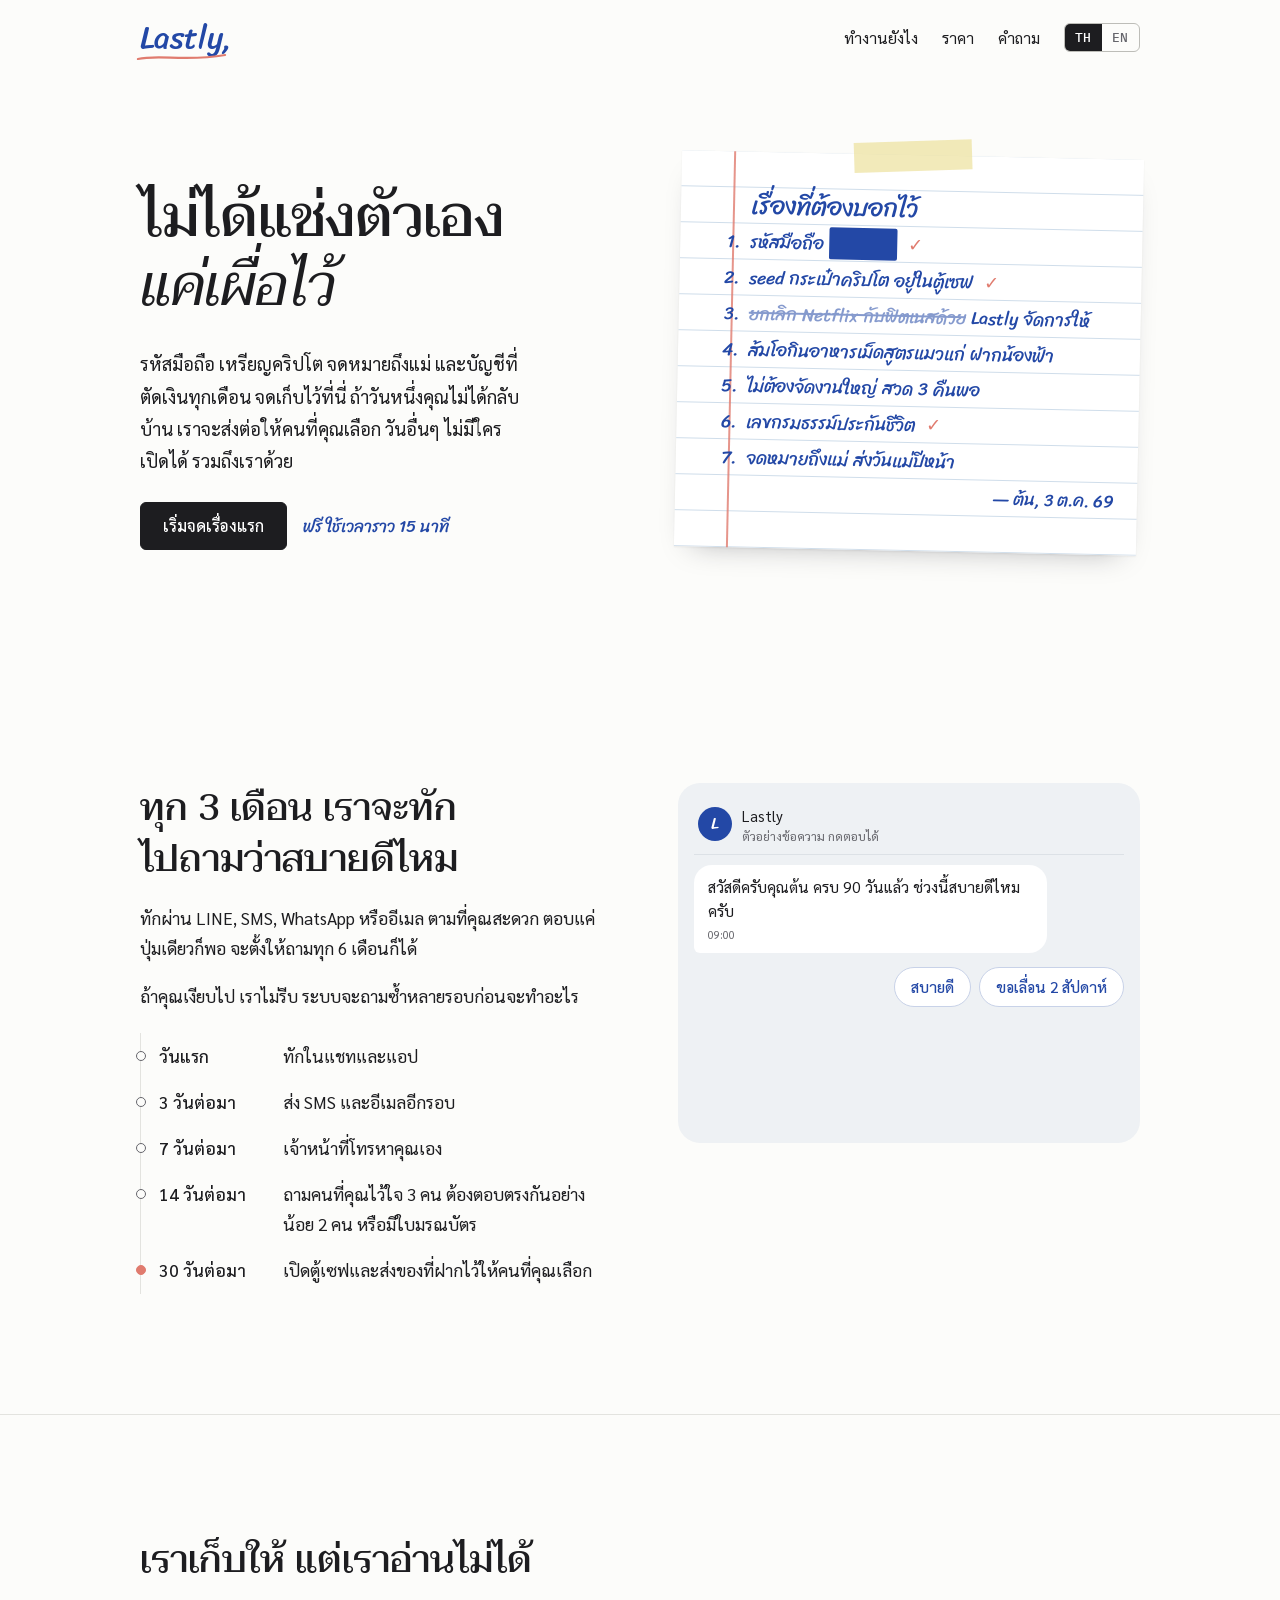
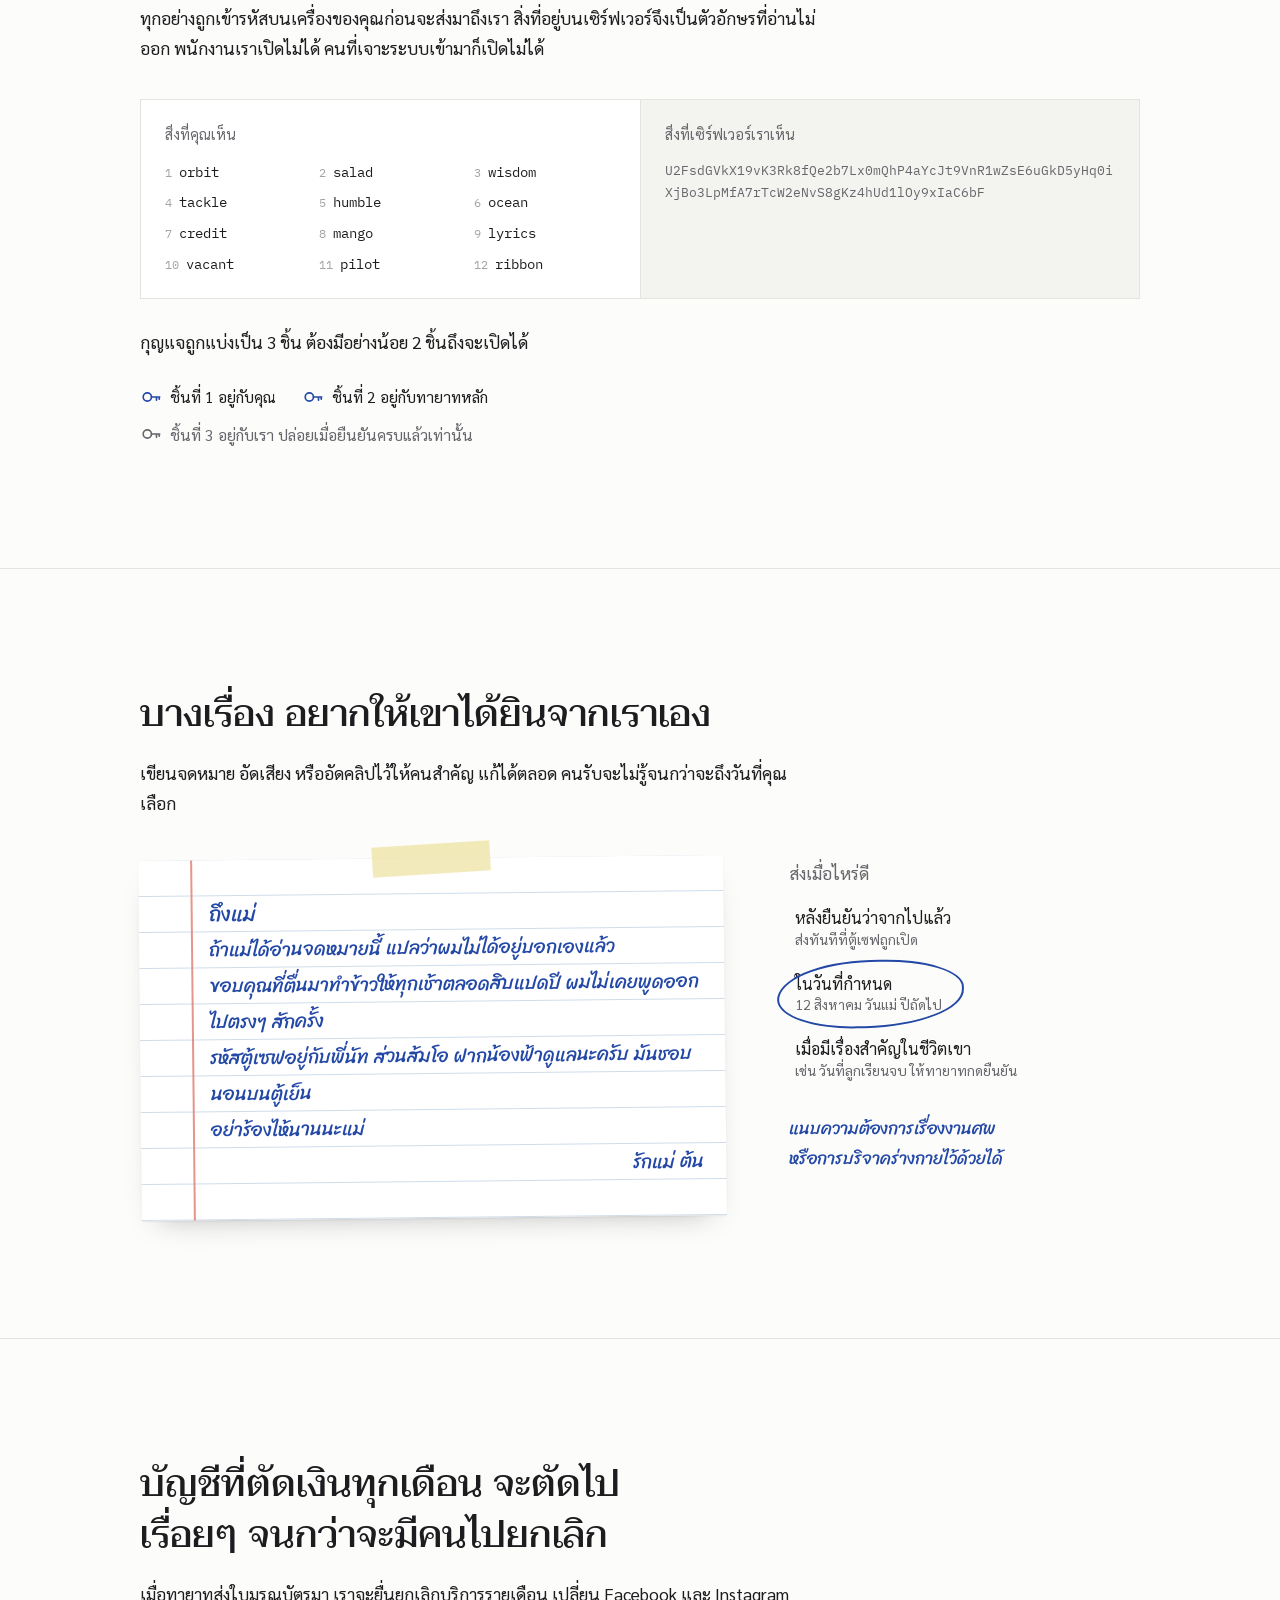
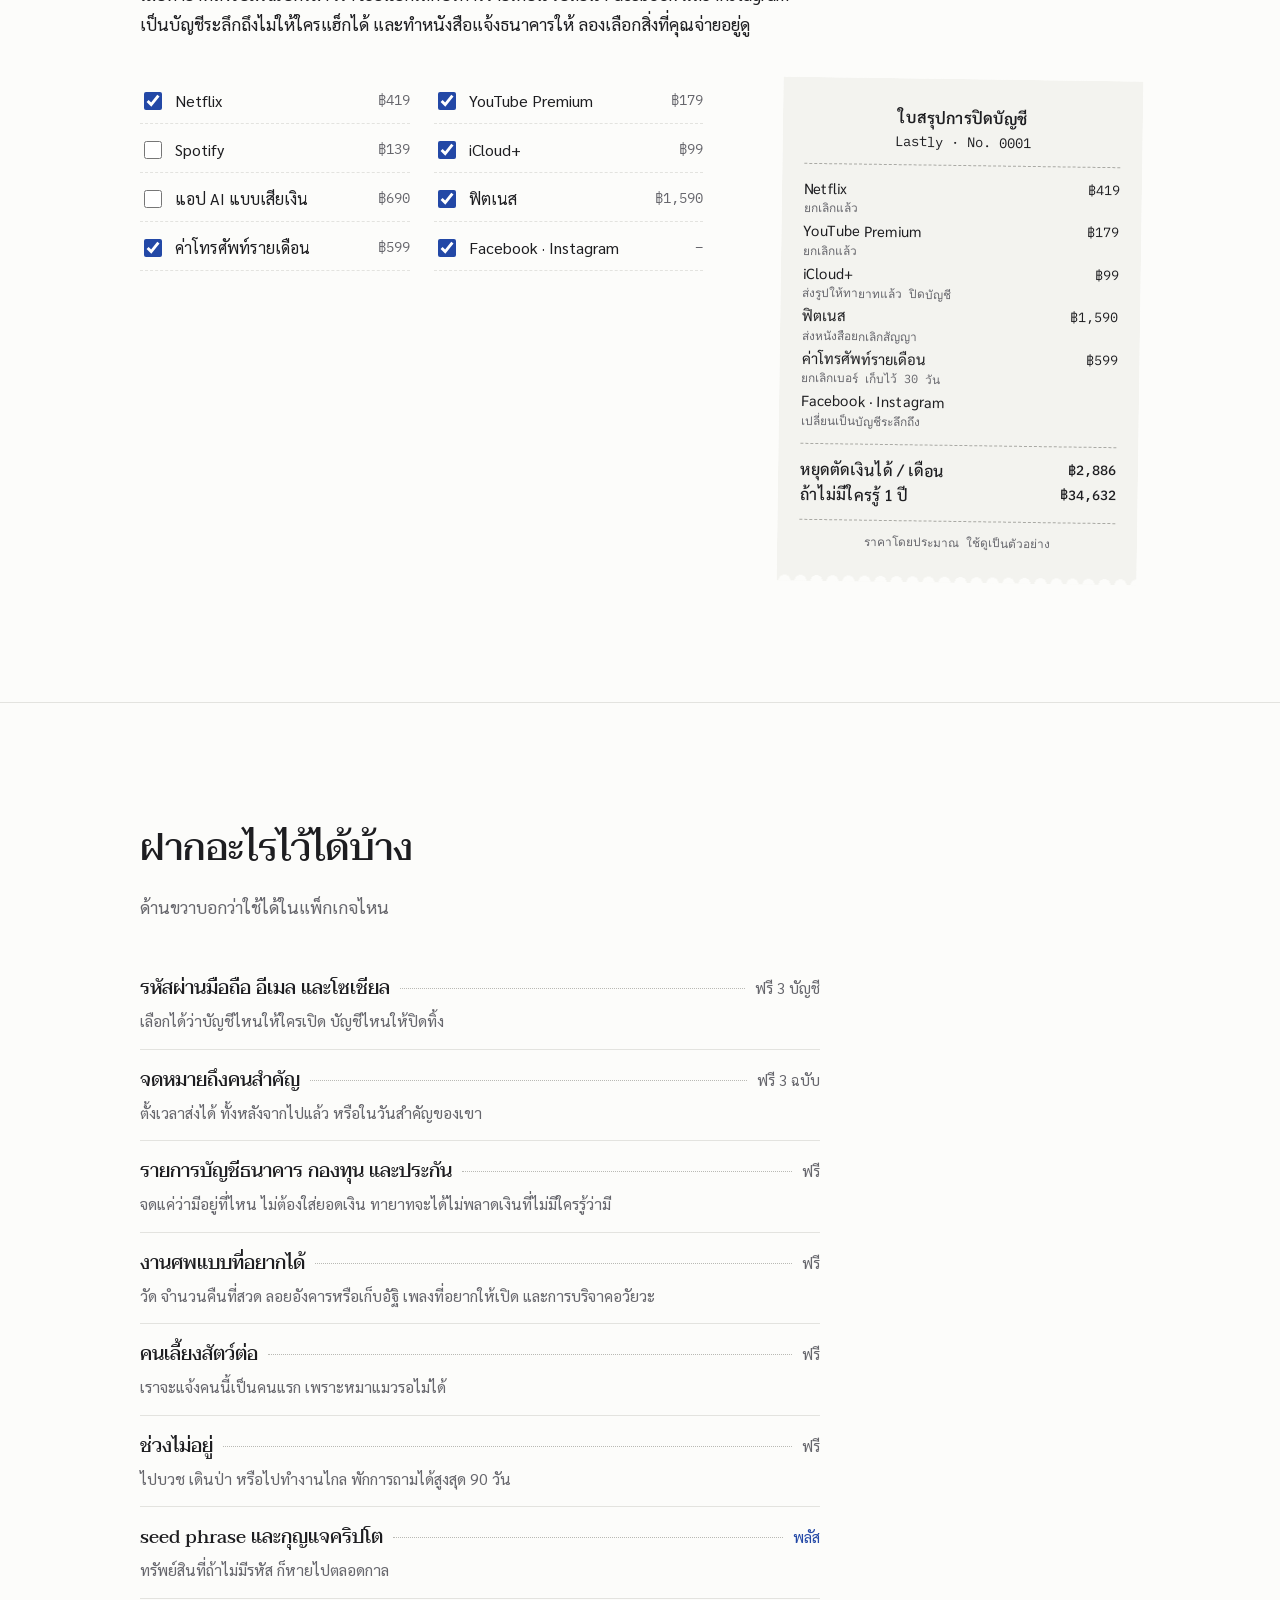
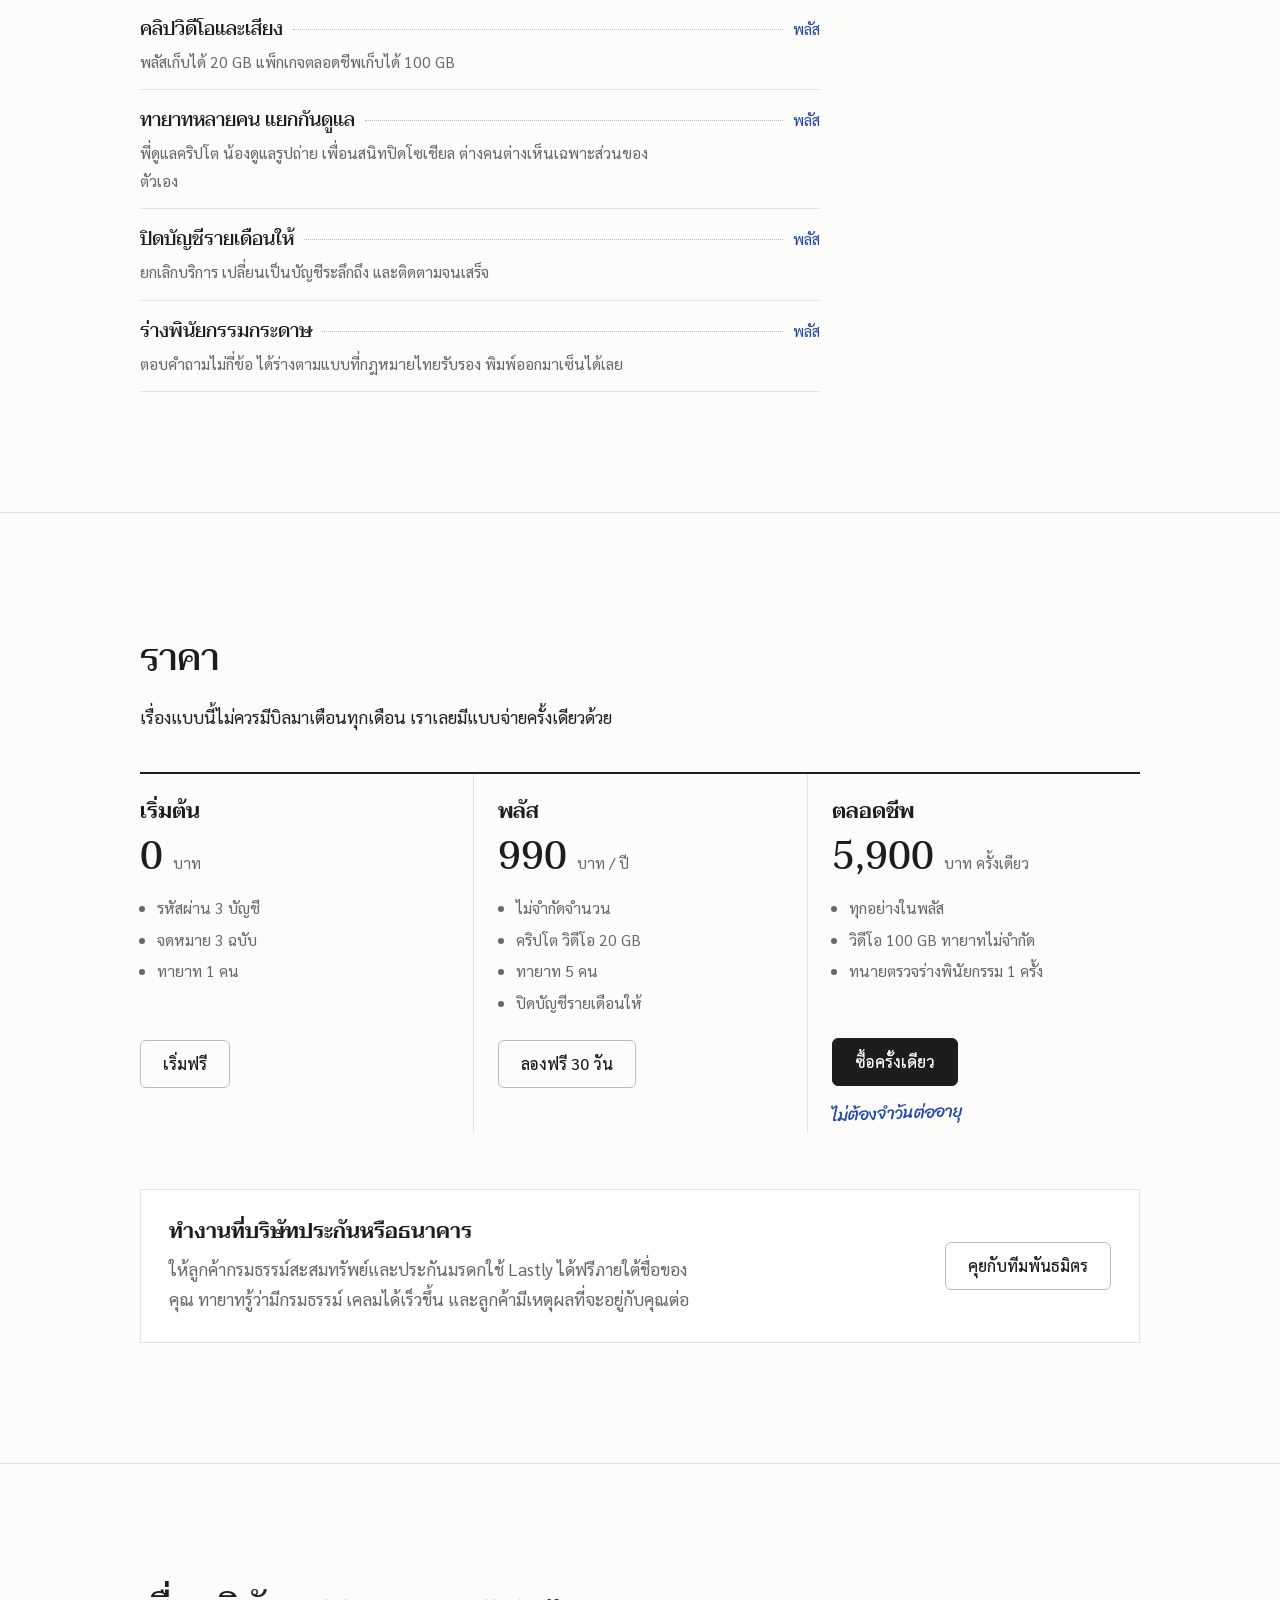
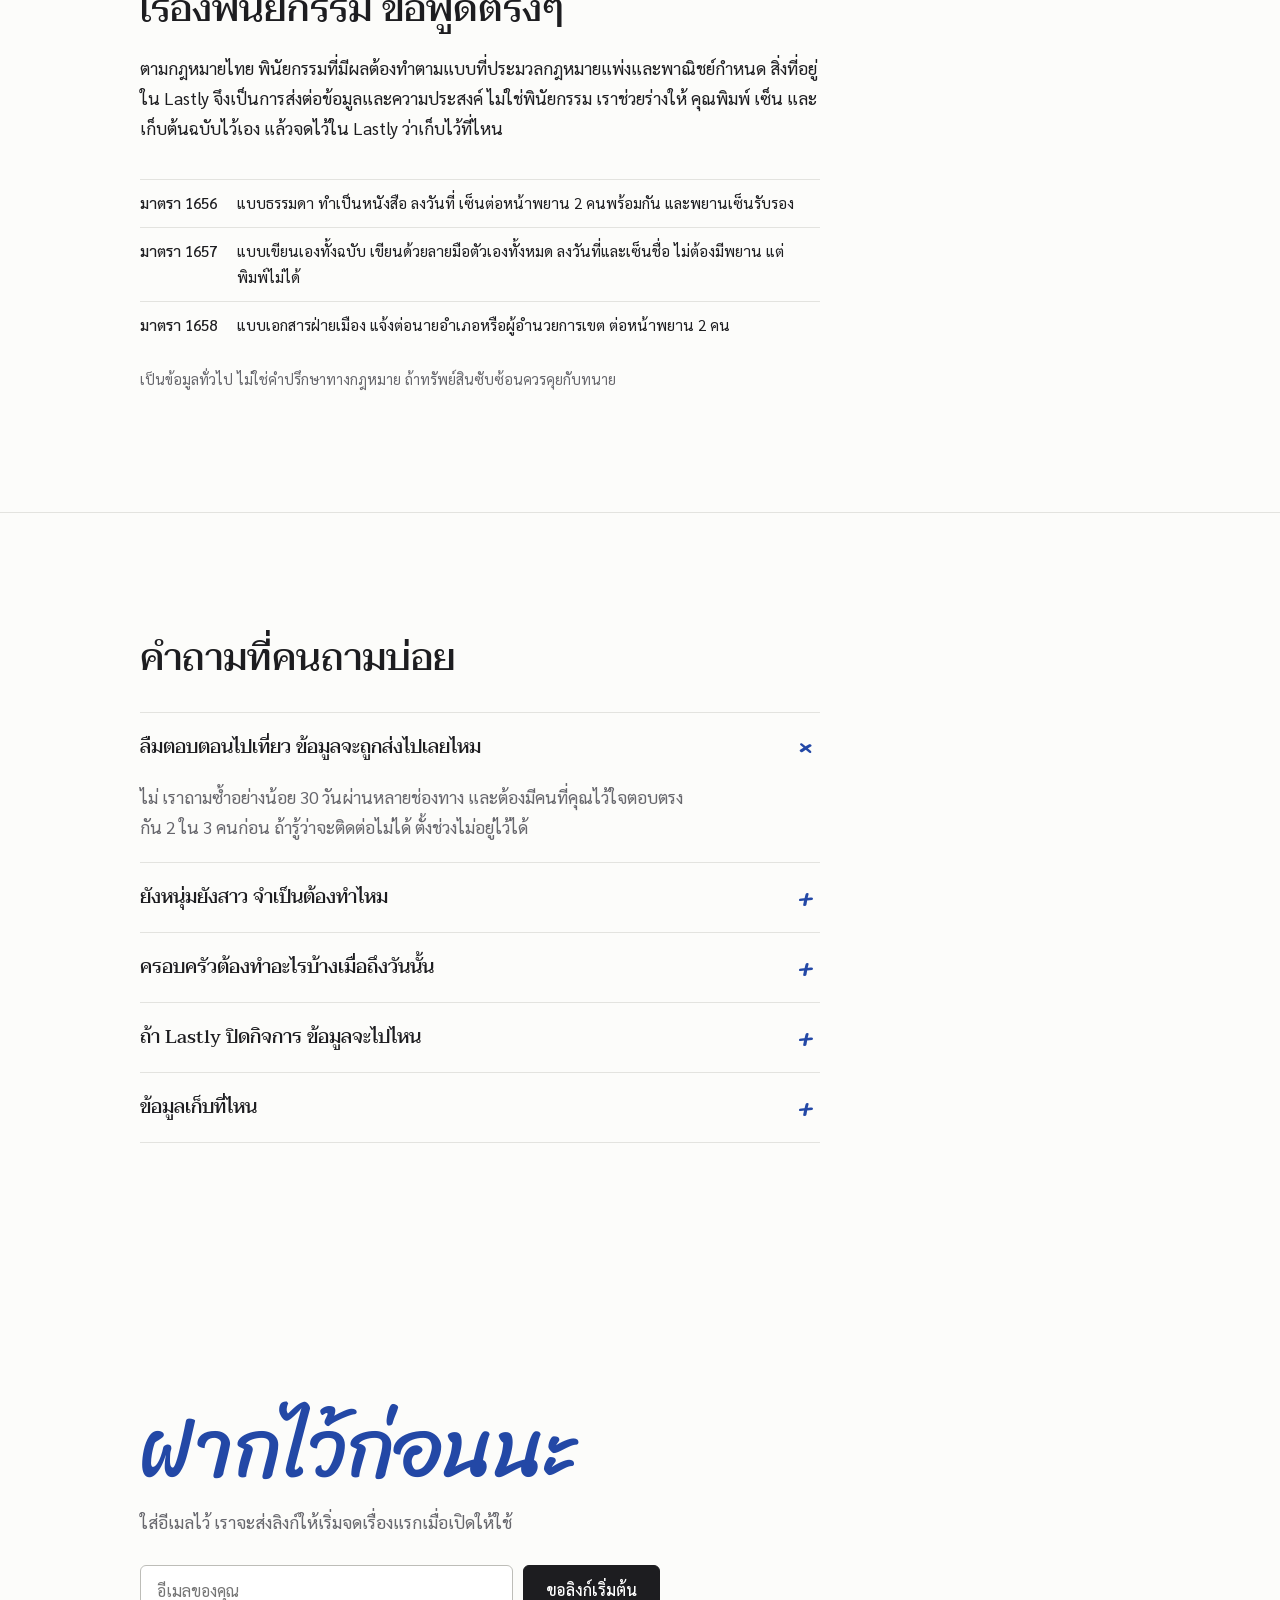
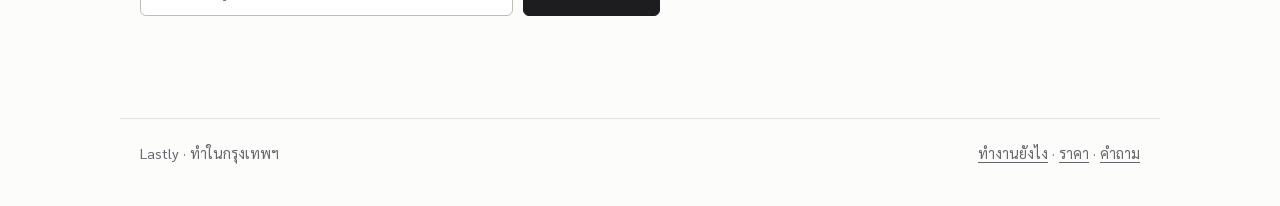
<file: lastly/index.html>
<!doctype html>
<html lang="th" data-lang="th">
<head>
<meta charset="utf-8">
<meta name="viewport" content="width=device-width, initial-scale=1, viewport-fit=cover">
<title>Lastly</title>
<meta name="description" content="Lastly keeps your passwords, crypto keys, letters and final wishes, and hands them to the people you choose if one day you don't come home.">
<link rel="preconnect" href="https://fonts.googleapis.com">
<link rel="preconnect" href="https://fonts.gstatic.com" crossorigin>
<link rel="stylesheet" href="https://fonts.googleapis.com/css2?family=IBM+Plex+Mono:wght@400;500&family=Sarabun:ital,wght@0,300;0,400;0,500;0,600;1,400&family=Sriracha&family=Taviraj:ital,wght@0,400;0,500;0,600;1,400&display=swap">
<style>
/* Layout: a personal notebook, not a product page. Ruled school-notebook paper with a red margin,
   ballpoint-blue handwriting for the human voice, typeset text for the facts. One reading column
   (~680px) that breaks out wider only for the note, the letter and the receipt. Light only, by choice.
   Bilingual: every string exists as .th and .en; the root's data-lang shows one. */
:root {
  --paper: #FCFCFA;
  --sheet: #FFFFFF;
  --ink: #1D1D20;
  --graphite: #66666C;
  --rule: #CFDDEA;
  --margin: #E07B6E;
  --pen: #2348A6;
  --hairline: #E3E3DF;
  --receipt: #F3F3EF;
  --chat: #EEF1F4;
  --tape: rgba(238, 226, 160, .72);
  --error: #B23A2B;

  --f-display: "Taviraj", "Noto Serif Thai", Georgia, serif;
  --f-body: "Sarabun", "Noto Sans Thai", system-ui, sans-serif;
  --f-hand: "Sriracha", "Sarabun", cursive;
  --f-mono: "IBM Plex Mono", ui-monospace, Menlo, monospace;

  --line: 2.25rem;
  color-scheme: light;
}
:root[data-lang="en"] .th, :root:not([data-lang="en"]) .en { display: none !important; }

* { box-sizing: border-box; }
html { scroll-behavior: smooth; }
@media (prefers-reduced-motion: reduce) { html { scroll-behavior: auto; } *, *::before, *::after { transition: none !important; animation: none !important; } }
body {
  margin: 0; background: var(--paper); color: var(--ink);
  font-family: var(--f-body); font-size: 1.075rem; line-height: 1.75; font-weight: 400;
  -webkit-font-smoothing: antialiased;
}
img, svg { max-width: 100%; }
a { color: var(--pen); text-underline-offset: 3px; }
:focus-visible { outline: 2px solid var(--pen); outline-offset: 3px; }
[hidden] { display: none !important; }
p { margin: 0; }
h1, h2, h3 { font-family: var(--f-display); font-weight: 500; line-height: 1.35; margin: 0; text-wrap: balance; }
h2 { font-size: clamp(1.75rem, 3.6vw, 2.35rem); }
h3 { font-size: 1.3rem; font-weight: 600; }

.page { max-width: 1040px; margin-inline: auto; padding-inline: 20px; }
.col { max-width: 680px; }
.hand { font-family: var(--f-hand); color: var(--pen); font-weight: 400; }
.muted { color: var(--graphite); }
.block { padding-block: clamp(64px, 10vw, 120px); }
.block + .block { border-top: 1px solid var(--hairline); }
.stack { display: grid; gap: 18px; }

.btn {
  display: inline-block; font: 500 1rem/1 var(--f-body); padding: 15px 22px; border-radius: 6px;
  background: var(--ink); color: var(--sheet); text-decoration: none; border: 1px solid var(--ink); cursor: pointer;
}
.btn:hover { background: var(--pen); border-color: var(--pen); }
.btn.line { background: transparent; color: var(--ink); border-color: #BDBDB8; }
.btn.line:hover { border-color: var(--ink); }

/* ---------- top ---------- */
.top { padding-block: 22px; }
.top .page { display: flex; align-items: center; gap: 28px; flex-wrap: wrap; }
.mark { font-family: var(--f-hand); font-size: 1.95rem; color: var(--pen); text-decoration: none; line-height: 1; position: relative; }
.mark svg { position: absolute; left: -4px; bottom: -10px; width: calc(100% + 8px); height: 12px; overflow: visible; }
.top nav { display: flex; gap: 24px; margin-left: auto; font-size: .98rem; flex-wrap: wrap; align-items: center; }
.top nav a { color: var(--ink); text-decoration: none; }
.top nav a:hover { color: var(--pen); text-decoration: underline; }
.lang { display: inline-flex; border: 1px solid #BDBDB8; border-radius: 6px; overflow: hidden; }
.lang button { font: 500 .82rem/1 var(--f-mono); padding: 7px 10px; background: transparent; border: 0; color: var(--graphite); cursor: pointer; letter-spacing: .04em; }
.lang button[aria-pressed="true"] { background: var(--ink); color: var(--sheet); }
@media (max-width: 640px) { .top nav a.opt { display: none; } }

/* ---------- hero ---------- */
.hero { padding-block: clamp(32px, 6vw, 72px) clamp(64px, 9vw, 112px); }
.hero .page { display: grid; grid-template-columns: 1fr 1fr; gap: clamp(36px, 6vw, 80px); align-items: start; }
.hero-text { display: grid; gap: 26px; padding-top: clamp(0px, 3vw, 36px); min-width: 0; }
.hero h1 { font-size: clamp(2.4rem, 5.4vw, 3.6rem); font-weight: 500; line-height: 1.2; letter-spacing: -.005em; }
.hero h1 .soft { font-style: italic; font-weight: 400; }
.hero-text > p { font-size: 1.15rem; max-width: 38ch; }
.hero-cta { display: flex; gap: 12px 16px; flex-wrap: wrap; align-items: center; }
.hero-cta .hand { font-size: 1.05rem; }
@media (max-width: 860px) { .hero .page { grid-template-columns: 1fr; } }

/* notebook sheet */
.sheet {
  position: relative; background-color: var(--sheet);
  background-image: linear-gradient(transparent calc(var(--line) - 1px), var(--rule) calc(var(--line) - 1px));
  background-size: 100% var(--line); background-position: 0 var(--line);
  padding: var(--line) 22px var(--line) 70px;
  box-shadow: 0 1px 2px rgba(0,0,0,.06), 0 14px 30px -18px rgba(30,30,40,.35);
  min-width: 0;
}
.sheet::before { content: ""; position: absolute; top: 0; bottom: 0; left: 52px; width: 1.5px; background: var(--margin); opacity: .8; }
.sheet .tape { position: absolute; top: -14px; left: 50%; width: 118px; height: 30px; background: var(--tape); transform: translateX(-50%) rotate(-3deg); }
.note { transform: rotate(1.2deg); margin-top: 8px; }
.note h2 { font-family: var(--f-hand); font-size: 1.55rem; line-height: var(--line); color: var(--pen); font-weight: 400; }
.note ol { margin: 0; padding: 0; list-style: none; counter-reset: n; }
.note li { font-family: var(--f-hand); color: var(--pen); font-size: 1.12rem; line-height: var(--line); position: relative; counter-increment: n; }
.note li::before { content: counter(n) "."; position: absolute; left: -34px; width: 24px; text-align: right; color: var(--pen); }
.note li s { text-decoration-thickness: 1.5px; opacity: .55; }
.note .tick { color: var(--margin); margin-left: 6px; }
.note .sig { text-align: right; font-family: var(--f-hand); color: var(--pen); line-height: var(--line); }
.redact { background: var(--pen); color: transparent; border-radius: 2px; padding: 0 .2em; user-select: none; }
@media (max-width: 420px) { .sheet { padding-left: 56px; } .sheet::before { left: 40px; } .note li::before { left: -30px; } }

/* ---------- check-in chat ---------- */
.split { display: grid; grid-template-columns: minmax(0, 1fr) minmax(0, 1fr); gap: clamp(36px, 6vw, 80px); align-items: start; }
@media (max-width: 860px) { .split { grid-template-columns: 1fr; } }
.chat { background: var(--chat); border-radius: 22px; padding: 20px 16px; display: grid; gap: 10px; align-content: start; min-height: 360px; }
.chat-head { display: flex; align-items: center; gap: 10px; padding: 0 4px 10px; border-bottom: 1px solid #DCE1E6; font-size: .92rem; }
.chat-head .av { width: 34px; height: 34px; border-radius: 50%; background: var(--pen); color: var(--sheet); display: grid; place-content: center; font-family: var(--f-hand); font-size: 1.05rem; }
.chat-head small { display: block; color: var(--graphite); font-size: .78rem; line-height: 1.2; }
.bubble { max-width: 82%; padding: 10px 14px; border-radius: 18px; font-size: .98rem; line-height: 1.55; background: var(--sheet); justify-self: start; border-bottom-left-radius: 6px; animation: pop .25s ease; }
.bubble.me { justify-self: end; background: var(--pen); color: var(--sheet); border-radius: 18px; border-bottom-right-radius: 6px; }
.bubble time { display: block; font-size: .72rem; color: var(--graphite); margin-top: 2px; }
.bubble.me time { color: rgba(255,255,255,.75); }
@keyframes pop { from { transform: translateY(6px); opacity: .3; } to { transform: none; opacity: 1; } }
.replies { display: flex; gap: 8px; flex-wrap: wrap; justify-content: flex-end; margin-top: 4px; }
.replies button { font: 500 .95rem var(--f-body); background: var(--sheet); color: var(--pen); border: 1px solid #C8D2E8; padding: 9px 16px; border-radius: 999px; cursor: pointer; }
.replies button:hover { background: var(--pen); color: var(--sheet); border-color: var(--pen); }
.chat-reset { justify-self: center; font-size: .82rem; background: none; border: 0; color: var(--graphite); text-decoration: underline; cursor: pointer; font-family: var(--f-body); margin-top: 6px; }

.days { margin: 4px 0 0; padding: 0; list-style: none; border-left: 1.5px solid var(--hairline); }
.days li { display: grid; grid-template-columns: 112px 1fr; gap: 12px; padding: 8px 0 8px 18px; position: relative; }
.days li::before { content: ""; position: absolute; left: -5px; top: 18px; width: 8px; height: 8px; border-radius: 50%; background: var(--paper); border: 1.5px solid var(--graphite); }
.days li:last-child::before { background: var(--margin); border-color: var(--margin); }
.days b { font-weight: 500; font-variant-numeric: tabular-nums; }

/* ---------- vault ---------- */
.see { display: grid; grid-template-columns: 1fr 1fr; border: 1px solid var(--hairline); background: var(--sheet); margin-top: 36px; }
.see > div { padding: 22px 24px; display: grid; gap: 12px; align-content: start; min-width: 0; }
.see > div + div { border-left: 1px solid var(--hairline); background: var(--receipt); }
.see .lab { font-size: .9rem; color: var(--graphite); }
.words { display: grid; grid-template-columns: repeat(3, minmax(0, 1fr)); gap: 6px 12px; font-family: var(--f-mono); font-size: .88rem; counter-reset: w; }
.words span { counter-increment: w; }
.words span::before { content: counter(w) " "; color: #A3A3A8; font-size: .75rem; }
.garble { font-family: var(--f-mono); font-size: .82rem; color: var(--graphite); word-break: break-all; line-height: 1.7; }
@media (max-width: 640px) { .see { grid-template-columns: 1fr; } .see > div + div { border-left: 0; border-top: 1px solid var(--hairline); } }
.keys { display: flex; gap: 10px 26px; flex-wrap: wrap; margin-top: 8px; font-size: .98rem; }
.keys > span { display: inline-flex; align-items: center; gap: 8px; }
.keys svg { width: 22px; height: 22px; flex: none; }

/* ---------- letter ---------- */
.letter-wrap { display: grid; grid-template-columns: minmax(0, 1.25fr) minmax(0, .75fr); gap: clamp(32px, 5vw, 64px); align-items: start; margin-top: 40px; }
@media (max-width: 860px) { .letter-wrap { grid-template-columns: 1fr; } }
.letter { transform: rotate(-.6deg); }
.letter p { font-family: var(--f-hand); color: var(--pen); font-size: 1.18rem; line-height: var(--line); }
.letter .to { font-size: 1.3rem; }
.letter .sig { text-align: right; }
.when { display: grid; gap: 14px; }
.when-opts { display: grid; gap: 14px; justify-items: start; }
.when-opts button {
  position: relative; background: none; border: 0; padding: 4px 6px; cursor: pointer; text-align: left;
  font: 400 1.02rem/1.45 var(--f-body); color: var(--ink);
}
.when-opts button small { display: block; color: var(--graphite); font-size: .86rem; }
.when-opts button[aria-pressed="true"]::after {
  content: ""; position: absolute; inset: -8px -16px -8px -12px; border: 2px solid var(--pen);
  border-radius: 52% 46% 55% 44% / 58% 44% 56% 46%; transform: rotate(-1.5deg); pointer-events: none;
}

/* ---------- receipt ---------- */
.bill { display: grid; grid-template-columns: minmax(0, 1fr) minmax(0, 360px); gap: clamp(32px, 6vw, 80px); align-items: start; margin-top: 40px; }
@media (max-width: 860px) { .bill { grid-template-columns: 1fr; } }
.picks { display: grid; grid-template-columns: repeat(2, minmax(0, 1fr)); gap: 4px 24px; }
@media (max-width: 480px) { .picks { grid-template-columns: 1fr; } }
.picks label { display: flex; gap: 10px; align-items: center; padding: 8px 0; border-bottom: 1px dashed var(--hairline); cursor: pointer; font-size: 1rem; }
.picks input { width: 18px; height: 18px; accent-color: var(--pen); flex: none; }
.picks .pr { margin-left: auto; font-family: var(--f-mono); font-size: .85rem; color: var(--graphite); font-variant-numeric: tabular-nums; }
.receipt {
  background: var(--receipt); padding: 26px 22px 30px; font-family: var(--f-mono); font-size: .86rem; line-height: 1.6;
  position: relative; transform: rotate(.8deg);
  -webkit-mask: radial-gradient(circle 6px at 50% 100%, transparent 98%, #000) 0 0 / 16px 100% repeat-x;
          mask: radial-gradient(circle 6px at 50% 100%, transparent 98%, #000) 0 0 / 16px 100% repeat-x;
}
.receipt .c { text-align: center; }
.receipt .t { font-family: var(--f-body); font-weight: 600; font-size: 1rem; }
.receipt hr { border: 0; border-top: 1px dashed #A9A9A4; margin: 12px 0; }
.receipt .r { display: flex; justify-content: space-between; gap: 10px; font-family: var(--f-body); font-size: .92rem; }
.receipt .r > span:last-child { font-family: var(--f-mono); font-size: .84rem; white-space: nowrap; font-variant-numeric: tabular-nums; }
.receipt .st { display: block; font-size: .74rem; color: var(--graphite); font-family: var(--f-mono); }
.receipt .tot { font-weight: 500; font-size: 1rem; }
.receipt .empty { color: var(--graphite); font-family: var(--f-body); text-align: center; padding: 8px 0; }

/* ---------- contents ---------- */
.toc { margin: 36px 0 0; padding: 0; list-style: none; }
.toc li { padding: 14px 0; border-bottom: 1px solid var(--hairline); }
.toc .row { display: flex; align-items: baseline; gap: 10px; }
.toc .name { font-family: var(--f-display); font-size: 1.18rem; font-weight: 500; }
.toc .dots { flex: 1; border-bottom: 1.5px dotted #B9B9B4; transform: translateY(-5px); min-width: 20px; }
.toc .plan { font-size: .95rem; white-space: nowrap; color: var(--graphite); }
.toc .plan.plus { color: var(--pen); }
.toc p { color: var(--graphite); font-size: .98rem; margin-top: 2px; max-width: 58ch; }

/* ---------- pricing ---------- */
.prices { display: grid; grid-template-columns: repeat(3, minmax(0, 1fr)); margin-top: 40px; border-top: 2px solid var(--ink); }
.prices > div { padding: 24px 24px 8px 0; display: grid; gap: 10px; grid-template-rows: auto auto 1fr auto auto; min-width: 0; }
.prices > div + div { padding-left: 24px; border-left: 1px solid var(--hairline); }
.prices .amt { font-family: var(--f-display); font-size: 2.4rem; font-weight: 500; line-height: 1.1; }
.prices .amt small { font-family: var(--f-body); font-size: .95rem; color: var(--graphite); font-weight: 400; }
.prices ul { margin: 6px 0 0; padding-left: 1.1em; color: var(--graphite); font-size: .98rem; }
.prices li { margin-bottom: 4px; }
.prices .btn { justify-self: start; margin-top: 10px; }
.prices .hand { font-size: 1.05rem; transform: rotate(-2deg); display: inline-block; min-height: 1.6em; }
@media (max-width: 760px) { .prices { grid-template-columns: 1fr; } .prices > div + div { padding-left: 0; border-left: 0; border-top: 1px solid var(--hairline); } }
.partner { margin-top: 56px; display: grid; grid-template-columns: minmax(0, 1fr) auto; gap: 20px 40px; align-items: center; padding: 28px; border: 1px solid var(--hairline); background: var(--sheet); }
.partner p { color: var(--graphite); max-width: 60ch; }
@media (max-width: 760px) { .partner { grid-template-columns: 1fr; } }

/* ---------- law ---------- */
.law table { width: 100%; border-collapse: collapse; margin-top: 18px; font-size: .95rem; }
.law th, .law td { text-align: left; vertical-align: top; padding: 10px 12px 10px 0; border-top: 1px solid var(--hairline); }
.law th { font-weight: 500; white-space: nowrap; width: 1%; padding-right: 20px; }
.tbl { overflow-x: auto; }

/* ---------- faq ---------- */
.faq details { border-top: 1px solid var(--hairline); }
.faq details:last-child { border-bottom: 1px solid var(--hairline); }
.faq summary { cursor: pointer; padding: 18px 40px 18px 0; font-family: var(--f-display); font-size: 1.18rem; font-weight: 500; position: relative; list-style: none; }
.faq summary::-webkit-details-marker { display: none; }
.faq summary::after { content: "+"; position: absolute; right: 6px; top: 14px; font-family: var(--f-hand); color: var(--pen); font-size: 1.5rem; transition: transform .2s; }
.faq details[open] summary::after { transform: rotate(45deg); }
.faq details p, .faq details ol { color: var(--graphite); padding-bottom: 20px; max-width: 62ch; }
.faq details ol { margin: 0; padding-left: 1.2em; }

/* ---------- end ---------- */
.end { padding-block: clamp(72px, 11vw, 140px) 40px; }
.end .big { font-family: var(--f-hand); color: var(--pen); font-size: clamp(2.6rem, 8vw, 5rem); line-height: 1.15; }
.signup { display: flex; gap: 10px; flex-wrap: wrap; margin-top: 28px; max-width: 520px; }
.signup input { flex: 1 1 240px; min-width: 0; font: 400 1rem var(--f-body); padding: 14px 16px; border: 1px solid #BDBDB8; border-radius: 6px; background: var(--sheet); color: var(--ink); }
.signup input:focus { outline: 2px solid var(--pen); outline-offset: 1px; border-color: var(--pen); }
.msg { min-height: 1.6em; margin-top: 10px; font-size: .95rem; }
.msg.err { color: var(--error); }
.msg.ok { color: var(--pen); font-family: var(--f-hand); font-size: 1.1rem; }
footer { padding-block: 28px 40px; font-size: .9rem; color: var(--graphite); }
footer .page { display: flex; gap: 10px 24px; flex-wrap: wrap; justify-content: space-between; border-top: 1px solid var(--hairline); padding-top: 22px; }
footer a { color: var(--graphite); }
</style>
</head>
<body>

<header class="top">
  <div class="page">
    <a class="mark" href="#" aria-label="Lastly">Lastly,<svg viewBox="0 0 100 12" preserveAspectRatio="none" aria-hidden="true"><path d="M2 8 C 25 3, 55 11, 98 4" fill="none" stroke="#E07B6E" stroke-width="2.2" stroke-linecap="round"/></svg></a>
    <nav aria-label="Menu">
      <a class="opt" href="#how"><span class="th">ทำงานยังไง</span><span class="en">How it works</span></a>
      <a class="opt" href="#price"><span class="th">ราคา</span><span class="en">Pricing</span></a>
      <a class="opt" href="#faq"><span class="th">คำถาม</span><span class="en">FAQ</span></a>
      <span class="lang" role="group" aria-label="Language / ภาษา">
        <button type="button" id="langTh" data-lang="th" aria-pressed="true">TH</button>
        <button type="button" id="langEn" data-lang="en" aria-pressed="false">EN</button>
      </span>
    </nav>
  </div>
</header>

<main>
<!-- ===== hero ===== -->
<section class="hero">
  <div class="page">
    <div class="hero-text">
      <h1 class="th">ไม่ได้แช่งตัวเอง<br><span class="soft">แค่เผื่อไว้</span></h1>
      <h1 class="en">Not tempting fate.<br><span class="soft">Just in case.</span></h1>
      <p class="th">รหัสมือถือ เหรียญคริปโต จดหมายถึงแม่ และบัญชีที่ตัดเงินทุกเดือน จดเก็บไว้ที่นี่ ถ้าวันหนึ่งคุณไม่ได้กลับบ้าน เราจะส่งต่อให้คนที่คุณเลือก วันอื่นๆ ไม่มีใครเปิดได้ รวมถึงเราด้วย</p>
      <p class="en">Your phone passcode, your crypto, a letter to your mum, the subscriptions that bill you every month. Write them down here. If one day you don't come home, we pass them to the people you chose. Every other day, nobody can open them, including us.</p>
      <div class="hero-cta">
        <a class="btn" href="#start"><span class="th">เริ่มจดเรื่องแรก</span><span class="en">Write your first note</span></a>
        <span class="hand"><span class="th">ฟรี ใช้เวลาราว 15 นาที</span><span class="en">Free, about 15 minutes</span></span>
      </div>
    </div>

    <div class="sheet note">
      <span class="tape" aria-hidden="true"></span>
      <h2><span class="th">เรื่องที่ต้องบอกไว้</span><span class="en">Things they should know</span></h2>
      <ol class="th">
        <li>รหัสมือถือ <span class="redact">482913</span> <span class="tick">✓</span></li>
        <li>seed กระเป๋าคริปโต อยู่ในตู้เซฟ <span class="tick">✓</span></li>
        <li><s>ยกเลิก Netflix กับฟิตเนสด้วย</s> Lastly จัดการให้</li>
        <li>ส้มโอกินอาหารเม็ดสูตรแมวแก่ ฝากน้องฟ้า</li>
        <li>ไม่ต้องจัดงานใหญ่ สวด 3 คืนพอ</li>
        <li>เลขกรมธรรม์ประกันชีวิต <span class="tick">✓</span></li>
        <li>จดหมายถึงแม่ ส่งวันแม่ปีหน้า</li>
      </ol>
      <ol class="en">
        <li>Phone passcode <span class="redact">482913</span> <span class="tick">✓</span></li>
        <li>Crypto wallet seed is in the vault <span class="tick">✓</span></li>
        <li><s>Cancel Netflix and the gym</s> Lastly does it</li>
        <li>Som-O eats senior cat food. Fah takes her.</li>
        <li>No big funeral. Three nights of chanting.</li>
        <li>Life insurance policy number <span class="tick">✓</span></li>
        <li>Letter to Mum, send on Mother's Day</li>
      </ol>
      <p class="sig"><span class="th">— ต้น, 3 ต.ค. 69</span><span class="en">— Ton, 3 Oct 2026</span></p>
    </div>
  </div>
</section>

<!-- ===== check-in ===== -->
<section class="block" id="how">
  <div class="page split">
    <div class="stack">
      <h2 class="th">ทุก 3 เดือน เราจะทักไปถามว่าสบายดีไหม</h2>
      <h2 class="en">Every three months, we check in to ask how you are</h2>
      <p class="th">ทักผ่าน LINE, SMS, WhatsApp หรืออีเมล ตามที่คุณสะดวก ตอบแค่ปุ่มเดียวก็พอ จะตั้งให้ถามทุก 6 เดือนก็ได้</p>
      <p class="en">By LINE, WhatsApp, SMS or email, whichever you actually read. One tap is enough. You can make it every six months if you prefer.</p>
      <p class="th">ถ้าคุณเงียบไป เราไม่รีบ ระบบจะถามซ้ำหลายรอบก่อนจะทำอะไร</p>
      <p class="en">If you go quiet, we take our time. We ask again, several ways, before anything happens.</p>
      <ul class="days">
        <li><b><span class="th">วันแรก</span><span class="en">Day 1</span></b><span class="th">ทักในแชทและแอป</span><span class="en">A message in chat and in the app</span></li>
        <li><b><span class="th">3 วันต่อมา</span><span class="en">3 days later</span></b><span class="th">ส่ง SMS และอีเมลอีกรอบ</span><span class="en">SMS and email</span></li>
        <li><b><span class="th">7 วันต่อมา</span><span class="en">7 days later</span></b><span class="th">เจ้าหน้าที่โทรหาคุณเอง</span><span class="en">A real person calls you</span></li>
        <li><b><span class="th">14 วันต่อมา</span><span class="en">14 days later</span></b><span class="th">ถามคนที่คุณไว้ใจ 3 คน ต้องตอบตรงกันอย่างน้อย 2 คน หรือมีใบมรณบัตร</span><span class="en">We ask your three trusted contacts. At least two must agree, or a death certificate is provided</span></li>
        <li><b><span class="th">30 วันต่อมา</span><span class="en">30 days later</span></b><span class="th">เปิดตู้เซฟและส่งของที่ฝากไว้ให้คนที่คุณเลือก</span><span class="en">The vault opens and everything goes to the people you chose</span></li>
      </ul>
    </div>

    <div class="chat" id="chat" aria-live="polite">
      <div class="chat-head"><span class="av">L</span><div>Lastly<small><span class="th">ตัวอย่างข้อความ กดตอบได้</span><span class="en">Sample message. Try replying.</span></small></div></div>
      <div class="bubble"><span class="th">สวัสดีครับคุณต้น ครบ 90 วันแล้ว ช่วงนี้สบายดีไหมครับ</span><span class="en">Hi Ton, it's been 90 days. How are you doing?</span><time>09:00</time></div>
      <div class="replies" id="replies">
        <button type="button" id="rOk"><span class="th">สบายดี</span><span class="en">I'm fine</span></button>
        <button type="button" id="rLater"><span class="th">ขอเลื่อน 2 สัปดาห์</span><span class="en">Ask me in 2 weeks</span></button>
      </div>
    </div>
  </div>
</section>

<!-- ===== vault ===== -->
<section class="block">
  <div class="page">
    <div class="col stack">
      <h2 class="th">เราเก็บให้ แต่เราอ่านไม่ได้</h2>
      <h2 class="en">We keep it. We can't read it.</h2>
      <p class="th">ทุกอย่างถูกเข้ารหัสบนเครื่องของคุณก่อนจะส่งมาถึงเรา สิ่งที่อยู่บนเซิร์ฟเวอร์จึงเป็นตัวอักษรที่อ่านไม่ออก พนักงานเราเปิดไม่ได้ คนที่เจาะระบบเข้ามาก็เปิดไม่ได้</p>
      <p class="en">Everything is encrypted on your own device before it reaches us. What sits on our servers is unreadable. Our staff can't open it, and neither can anyone who breaks in.</p>
    </div>
    <div class="see">
      <div>
        <span class="lab"><span class="th">สิ่งที่คุณเห็น</span><span class="en">What you see</span></span>
        <div class="words"><span>orbit</span><span>salad</span><span>wisdom</span><span>tackle</span><span>humble</span><span>ocean</span><span>credit</span><span>mango</span><span>lyrics</span><span>vacant</span><span>pilot</span><span>ribbon</span></div>
      </div>
      <div>
        <span class="lab"><span class="th">สิ่งที่เซิร์ฟเวอร์เราเห็น</span><span class="en">What our server sees</span></span>
        <p class="garble">U2FsdGVkX19vK3Rk8fQe2b7Lx0mQhP4aYcJt9VnR1wZsE6uGkD5yHq0iXjBo3LpMfA7rTcW2eNvS8gKz4hUd1lOy9xIaC6bF</p>
      </div>
    </div>
    <div class="col stack" style="margin-top:28px">
      <p class="th">กุญแจถูกแบ่งเป็น 3 ชิ้น ต้องมีอย่างน้อย 2 ชิ้นถึงจะเปิดได้</p>
      <p class="en">The key is split into three pieces. Any two can open the vault.</p>
      <div class="keys">
        <span><svg viewBox="0 0 24 24" aria-hidden="true"><circle cx="8" cy="12" r="4.5" fill="none" stroke="#2348A6" stroke-width="1.8"/><path d="M12.5 12h9M18 12v3.5M21 12v2.5" stroke="#2348A6" stroke-width="1.8" stroke-linecap="round" fill="none"/></svg><span class="th">ชิ้นที่ 1 อยู่กับคุณ</span><span class="en">One stays with you</span></span>
        <span><svg viewBox="0 0 24 24" aria-hidden="true"><circle cx="8" cy="12" r="4.5" fill="none" stroke="#2348A6" stroke-width="1.8"/><path d="M12.5 12h9M18 12v3.5M21 12v2.5" stroke="#2348A6" stroke-width="1.8" stroke-linecap="round" fill="none"/></svg><span class="th">ชิ้นที่ 2 อยู่กับทายาทหลัก</span><span class="en">One goes to your main heir</span></span>
        <span class="muted"><svg viewBox="0 0 24 24" aria-hidden="true"><circle cx="8" cy="12" r="4.5" fill="none" stroke="#66666C" stroke-width="1.8"/><path d="M12.5 12h9M18 12v3.5M21 12v2.5" stroke="#66666C" stroke-width="1.8" stroke-linecap="round" fill="none"/></svg><span class="th">ชิ้นที่ 3 อยู่กับเรา ปล่อยเมื่อยืนยันครบแล้วเท่านั้น</span><span class="en">We hold the third, and release it only after every check passes</span></span>
      </div>
    </div>
  </div>
</section>

<!-- ===== letter ===== -->
<section class="block">
  <div class="page">
    <div class="col stack">
      <h2 class="th">บางเรื่อง อยากให้เขาได้ยินจากเราเอง</h2>
      <h2 class="en">Some things they should hear from you</h2>
      <p class="th">เขียนจดหมาย อัดเสียง หรืออัดคลิปไว้ให้คนสำคัญ แก้ได้ตลอด คนรับจะไม่รู้จนกว่าจะถึงวันที่คุณเลือก</p>
      <p class="en">Write a letter, record a voice note or a video for the people who matter. Edit it whenever you like. They won't know it exists until the day you pick.</p>
    </div>
    <div class="letter-wrap">
      <div class="sheet letter">
        <span class="tape" aria-hidden="true"></span>
        <div class="th">
          <p class="to">ถึงแม่</p>
          <p>ถ้าแม่ได้อ่านจดหมายนี้ แปลว่าผมไม่ได้อยู่บอกเองแล้ว</p>
          <p>ขอบคุณที่ตื่นมาทำข้าวให้ทุกเช้าตลอดสิบแปดปี ผมไม่เคยพูดออกไปตรงๆ สักครั้ง</p>
          <p>รหัสตู้เซฟอยู่กับพี่นัท ส่วนส้มโอ ฝากน้องฟ้าดูแลนะครับ มันชอบนอนบนตู้เย็น</p>
          <p>อย่าร้องไห้นานนะแม่</p>
          <p class="sig">รักแม่ ต้น</p>
        </div>
        <div class="en">
          <p class="to">Mum,</p>
          <p>If you're reading this, I didn't get to tell you myself.</p>
          <p>Thank you for getting up to cook breakfast for me every morning for eighteen years. I never said it out loud, not once.</p>
          <p>Nat has the vault key. Please let Fah look after Som-O. She likes sleeping on top of the fridge.</p>
          <p>Don't cry for too long, okay?</p>
          <p class="sig">Love you, Ton</p>
        </div>
      </div>
      <div class="when">
        <p class="muted"><span class="th">ส่งเมื่อไหร่ดี</span><span class="en">When should it arrive?</span></p>
        <div class="when-opts" role="group">
          <button type="button" id="wRelease" aria-pressed="false"><span class="th">หลังยืนยันว่าจากไปแล้ว<small>ส่งทันทีที่ตู้เซฟถูกเปิด</small></span><span class="en">After I'm gone<small>As soon as the vault opens</small></span></button>
          <button type="button" id="wDate" aria-pressed="true"><span class="th">ในวันที่กำหนด<small>12 สิงหาคม วันแม่ ปีถัดไป</small></span><span class="en">On a set date<small>12 August, Thai Mother's Day, the year after</small></span></button>
          <button type="button" id="wEvent" aria-pressed="false"><span class="th">เมื่อมีเรื่องสำคัญในชีวิตเขา<small>เช่น วันที่ลูกเรียนจบ ให้ทายาทกดยืนยัน</small></span><span class="en">At a moment in their life<small>Like a graduation, confirmed by your heir</small></span></button>
        </div>
        <p class="hand" style="margin-top:14px"><span class="th">แนบความต้องการเรื่องงานศพ<br>หรือการบริจาคร่างกายไว้ด้วยได้</span><span class="en">You can attach funeral wishes<br>or organ donation choices too</span></p>
      </div>
    </div>
  </div>
</section>

<!-- ===== receipt ===== -->
<section class="block">
  <div class="page">
    <div class="col stack">
      <h2 class="th">บัญชีที่ตัดเงินทุกเดือน จะตัดไปเรื่อยๆ จนกว่าจะมีคนไปยกเลิก</h2>
      <h2 class="en">Subscriptions keep billing until someone cancels them</h2>
      <p class="th">เมื่อทายาทส่งใบมรณบัตรมา เราจะยื่นยกเลิกบริการรายเดือน เปลี่ยน Facebook และ Instagram เป็นบัญชีระลึกถึงไม่ให้ใครแฮ็กได้ และทำหนังสือแจ้งธนาคารให้ ลองเลือกสิ่งที่คุณจ่ายอยู่ดู</p>
      <p class="en">Once your family sends us the death certificate, we file the cancellations, turn Facebook and Instagram into memorial accounts so nobody can hijack them, and prepare the letters to your bank. Tick what you pay for now.</p>
    </div>
    <div class="bill">
      <div class="picks" id="picks"></div>
      <div class="receipt" aria-live="polite">
        <div class="c t"><span class="th">ใบสรุปการปิดบัญชี</span><span class="en">Account closure summary</span></div>
        <div class="c">Lastly · No. 0001</div>
        <hr>
        <div id="lines"></div>
        <hr>
        <div class="r tot"><span><span class="th">หยุดตัดเงินได้ / เดือน</span><span class="en">Stopped per month</span></span><span id="perMonth">฿0</span></div>
        <div class="r tot"><span><span class="th">ถ้าไม่มีใครรู้ 1 ปี</span><span class="en">If nobody knew, 1 year</span></span><span id="perYear">฿0</span></div>
        <hr>
        <div class="c st"><span class="th">ราคาโดยประมาณ ใช้ดูเป็นตัวอย่าง</span><span class="en">Approximate Thai prices, for illustration</span></div>
      </div>
    </div>
  </div>
</section>

<!-- ===== contents ===== -->
<section class="block">
  <div class="page">
    <div class="col stack">
      <h2 class="th">ฝากอะไรไว้ได้บ้าง</h2>
      <h2 class="en">What you can leave here</h2>
      <p class="muted"><span class="th">ด้านขวาบอกว่าใช้ได้ในแพ็กเกจไหน</span><span class="en">The right column shows which plan includes it.</span></p>
    </div>
    <ol class="toc col">
      <li><div class="row"><span class="name"><span class="th">รหัสผ่านมือถือ อีเมล และโซเชียล</span><span class="en">Phone, email and social logins</span></span><span class="dots"></span><span class="plan"><span class="th">ฟรี 3 บัญชี</span><span class="en">Free, 3</span></span></div><p><span class="th">เลือกได้ว่าบัญชีไหนให้ใครเปิด บัญชีไหนให้ปิดทิ้ง</span><span class="en">Decide who opens which account, and which ones get closed.</span></p></li>
      <li><div class="row"><span class="name"><span class="th">จดหมายถึงคนสำคัญ</span><span class="en">Letters to the people you love</span></span><span class="dots"></span><span class="plan"><span class="th">ฟรี 3 ฉบับ</span><span class="en">Free, 3</span></span></div><p><span class="th">ตั้งเวลาส่งได้ ทั้งหลังจากไปแล้ว หรือในวันสำคัญของเขา</span><span class="en">Delivered after you're gone, or on a day that matters to them.</span></p></li>
      <li><div class="row"><span class="name"><span class="th">รายการบัญชีธนาคาร กองทุน และประกัน</span><span class="en">A map of your bank accounts, funds and policies</span></span><span class="dots"></span><span class="plan"><span class="th">ฟรี</span><span class="en">Free</span></span></div><p><span class="th">จดแค่ว่ามีอยู่ที่ไหน ไม่ต้องใส่ยอดเงิน ทายาทจะได้ไม่พลาดเงินที่ไม่มีใครรู้ว่ามี</span><span class="en">Just where they are, no balances. Your family won't miss money nobody knew existed.</span></p></li>
      <li><div class="row"><span class="name"><span class="th">งานศพแบบที่อยากได้</span><span class="en">The funeral you'd want</span></span><span class="dots"></span><span class="plan"><span class="th">ฟรี</span><span class="en">Free</span></span></div><p><span class="th">วัด จำนวนคืนที่สวด ลอยอังคารหรือเก็บอัฐิ เพลงที่อยากให้เปิด และการบริจาคอวัยวะ</span><span class="en">Temple or venue, how many nights of rites, scattering or keeping the ashes, the songs, and organ donation.</span></p></li>
      <li><div class="row"><span class="name"><span class="th">คนเลี้ยงสัตว์ต่อ</span><span class="en">Who takes the pets</span></span><span class="dots"></span><span class="plan"><span class="th">ฟรี</span><span class="en">Free</span></span></div><p><span class="th">เราจะแจ้งคนนี้เป็นคนแรก เพราะหมาแมวรอไม่ได้</span><span class="en">We tell this person first. Pets can't wait.</span></p></li>
      <li><div class="row"><span class="name"><span class="th">ช่วงไม่อยู่</span><span class="en">Away mode</span></span><span class="dots"></span><span class="plan"><span class="th">ฟรี</span><span class="en">Free</span></span></div><p><span class="th">ไปบวช เดินป่า หรือไปทำงานไกล พักการถามได้สูงสุด 90 วัน</span><span class="en">Ordination retreat, a long trek, a posting abroad. Pause check-ins for up to 90 days.</span></p></li>
      <li><div class="row"><span class="name"><span class="th">seed phrase และกุญแจคริปโต</span><span class="en">Seed phrases and crypto keys</span></span><span class="dots"></span><span class="plan plus"><span class="th">พลัส</span><span class="en">Plus</span></span></div><p><span class="th">ทรัพย์สินที่ถ้าไม่มีรหัส ก็หายไปตลอดกาล</span><span class="en">Without the key, these are gone for good.</span></p></li>
      <li><div class="row"><span class="name"><span class="th">คลิปวิดีโอและเสียง</span><span class="en">Video and voice messages</span></span><span class="dots"></span><span class="plan plus"><span class="th">พลัส</span><span class="en">Plus</span></span></div><p><span class="th">พลัสเก็บได้ 20 GB แพ็กเกจตลอดชีพเก็บได้ 100 GB</span><span class="en">20 GB on Plus, 100 GB on Lifetime.</span></p></li>
      <li><div class="row"><span class="name"><span class="th">ทายาทหลายคน แยกกันดูแล</span><span class="en">Several heirs, separate duties</span></span><span class="dots"></span><span class="plan plus"><span class="th">พลัส</span><span class="en">Plus</span></span></div><p><span class="th">พี่ดูแลคริปโต น้องดูแลรูปถ่าย เพื่อนสนิทปิดโซเชียล ต่างคนต่างเห็นเฉพาะส่วนของตัวเอง</span><span class="en">Your brother gets the crypto, your sister the photos, your best friend closes the socials. Each sees only their part.</span></p></li>
      <li><div class="row"><span class="name"><span class="th">ปิดบัญชีรายเดือนให้</span><span class="en">Subscription cancelling</span></span><span class="dots"></span><span class="plan plus"><span class="th">พลัส</span><span class="en">Plus</span></span></div><p><span class="th">ยกเลิกบริการ เปลี่ยนเป็นบัญชีระลึกถึง และติดตามจนเสร็จ</span><span class="en">We cancel, memorialise, and follow up until it's done.</span></p></li>
      <li><div class="row"><span class="name"><span class="th">ร่างพินัยกรรมกระดาษ</span><span class="en">A paper will, drafted for you</span></span><span class="dots"></span><span class="plan plus"><span class="th">พลัส</span><span class="en">Plus</span></span></div><p><span class="th">ตอบคำถามไม่กี่ข้อ ได้ร่างตามแบบที่กฎหมายไทยรับรอง พิมพ์ออกมาเซ็นได้เลย</span><span class="en">Answer a few questions and get a draft in a form Thai law recognises, ready to print and sign.</span></p></li>
    </ol>
  </div>
</section>

<!-- ===== price ===== -->
<section class="block" id="price">
  <div class="page">
    <div class="col stack">
      <h2><span class="th">ราคา</span><span class="en">Pricing</span></h2>
      <p class="th">เรื่องแบบนี้ไม่ควรมีบิลมาเตือนทุกเดือน เราเลยมีแบบจ่ายครั้งเดียวด้วย</p>
      <p class="en">This shouldn't come with a monthly bill reminding you of it, so there's a pay-once option too.</p>
    </div>
    <div class="prices">
      <div>
        <h3><span class="th">เริ่มต้น</span><span class="en">Starter</span></h3>
        <div class="amt">0 <small><span class="th">บาท</span><span class="en">THB</span></small></div>
        <ul class="th"><li>รหัสผ่าน 3 บัญชี</li><li>จดหมาย 3 ฉบับ</li><li>ทายาท 1 คน</li></ul>
        <ul class="en"><li>3 logins</li><li>3 letters</li><li>1 heir</li></ul>
        <a class="btn line" href="#start"><span class="th">เริ่มฟรี</span><span class="en">Start free</span></a>
        <span class="hand"></span>
      </div>
      <div>
        <h3><span class="th">พลัส</span><span class="en">Plus</span></h3>
        <div class="amt">990 <small><span class="th">บาท / ปี</span><span class="en">THB / year</span></small></div>
        <ul class="th"><li>ไม่จำกัดจำนวน</li><li>คริปโต วิดีโอ 20 GB</li><li>ทายาท 5 คน</li><li>ปิดบัญชีรายเดือนให้</li></ul>
        <ul class="en"><li>Unlimited logins and letters</li><li>Crypto keys, 20 GB video</li><li>5 heirs</li><li>Subscription cancelling</li></ul>
        <a class="btn line" href="#start"><span class="th">ลองฟรี 30 วัน</span><span class="en">Try 30 days free</span></a>
        <span class="hand"></span>
      </div>
      <div>
        <h3><span class="th">ตลอดชีพ</span><span class="en">Lifetime</span></h3>
        <div class="amt">5,900 <small><span class="th">บาท ครั้งเดียว</span><span class="en">THB, once</span></small></div>
        <ul class="th"><li>ทุกอย่างในพลัส</li><li>วิดีโอ 100 GB ทายาทไม่จำกัด</li><li>ทนายตรวจร่างพินัยกรรม 1 ครั้ง</li></ul>
        <ul class="en"><li>Everything in Plus</li><li>100 GB video, unlimited heirs</li><li>One lawyer review of your will</li></ul>
        <a class="btn" href="#start"><span class="th">ซื้อครั้งเดียว</span><span class="en">Pay once</span></a>
        <span class="hand"><span class="th">ไม่ต้องจำวันต่ออายุ</span><span class="en">No renewal date to remember</span></span>
      </div>
    </div>

    <div class="partner">
      <div class="stack" style="gap:8px">
        <h3><span class="th">ทำงานที่บริษัทประกันหรือธนาคาร</span><span class="en">Work at an insurer or a bank?</span></h3>
        <p class="th">ให้ลูกค้ากรมธรรม์สะสมทรัพย์และประกันมรดกใช้ Lastly ได้ฟรีภายใต้ชื่อของคุณ ทายาทรู้ว่ามีกรมธรรม์ เคลมได้เร็วขึ้น และลูกค้ามีเหตุผลที่จะอยู่กับคุณต่อ</p>
        <p class="en">Offer Lastly free to your endowment and legacy policyholders, under your brand. Families know the policy exists, claims move faster, and customers have a reason to stay.</p>
      </div>
      <a class="btn line" href="#start"><span class="th">คุยกับทีมพันธมิตร</span><span class="en">Talk to partnerships</span></a>
    </div>
  </div>
</section>

<!-- ===== law ===== -->
<section class="block">
  <div class="page">
    <div class="col stack law">
      <h2 class="th">เรื่องพินัยกรรม ขอพูดตรงๆ</h2>
      <h2 class="en">About wills, plainly</h2>
      <p class="th">ตามกฎหมายไทย พินัยกรรมที่มีผลต้องทำตามแบบที่ประมวลกฎหมายแพ่งและพาณิชย์กำหนด สิ่งที่อยู่ใน Lastly จึงเป็นการส่งต่อข้อมูลและความประสงค์ ไม่ใช่พินัยกรรม เราช่วยร่างให้ คุณพิมพ์ เซ็น และเก็บต้นฉบับไว้เอง แล้วจดไว้ใน Lastly ว่าเก็บไว้ที่ไหน</p>
      <p class="en">Under Thai law, a will only counts if it follows a form set out in the Civil and Commercial Code. What you keep in Lastly passes on information and wishes; it isn't a will. We draft one for you, you print it, sign it and keep the original, then note in Lastly where it is.</p>
      <div class="tbl">
        <table>
          <tr><th><span class="th">มาตรา 1656</span><span class="en">Section 1656</span></th><td><span class="th">แบบธรรมดา ทำเป็นหนังสือ ลงวันที่ เซ็นต่อหน้าพยาน 2 คนพร้อมกัน และพยานเซ็นรับรอง</span><span class="en">Ordinary form. Written, dated, signed in front of two witnesses present together, who also sign.</span></td></tr>
          <tr><th><span class="th">มาตรา 1657</span><span class="en">Section 1657</span></th><td><span class="th">แบบเขียนเองทั้งฉบับ เขียนด้วยลายมือตัวเองทั้งหมด ลงวันที่และเซ็นชื่อ ไม่ต้องมีพยาน แต่พิมพ์ไม่ได้</span><span class="en">Holograph. Entirely in your own handwriting, dated and signed. No witnesses needed, but it can't be typed.</span></td></tr>
          <tr><th><span class="th">มาตรา 1658</span><span class="en">Section 1658</span></th><td><span class="th">แบบเอกสารฝ่ายเมือง แจ้งต่อนายอำเภอหรือผู้อำนวยการเขต ต่อหน้าพยาน 2 คน</span><span class="en">Public document. Declared to a district officer in front of two witnesses.</span></td></tr>
        </table>
      </div>
      <p class="muted" style="font-size:.9rem"><span class="th">เป็นข้อมูลทั่วไป ไม่ใช่คำปรึกษาทางกฎหมาย ถ้าทรัพย์สินซับซ้อนควรคุยกับทนาย</span><span class="en">General information, not legal advice. If your estate is complicated, talk to a lawyer.</span></p>
    </div>
  </div>
</section>

<!-- ===== faq ===== -->
<section class="block" id="faq">
  <div class="page">
    <div class="col">
      <h2 style="margin-bottom:28px"><span class="th">คำถามที่คนถามบ่อย</span><span class="en">Questions people ask</span></h2>
      <div class="faq">
        <details open>
          <summary><span class="th">ลืมตอบตอนไปเที่ยว ข้อมูลจะถูกส่งไปเลยไหม</span><span class="en">What if I miss a check-in on holiday?</span></summary>
          <p class="th">ไม่ เราถามซ้ำอย่างน้อย 30 วันผ่านหลายช่องทาง และต้องมีคนที่คุณไว้ใจตอบตรงกัน 2 ใน 3 คนก่อน ถ้ารู้ว่าจะติดต่อไม่ได้ ตั้งช่วงไม่อยู่ไว้ได้</p>
          <p class="en">Nothing gets sent. We keep asking for at least 30 days, several ways, and two of your three trusted contacts have to agree first. If you know you'll be out of reach, turn on away mode.</p>
        </details>
        <details>
          <summary><span class="th">ยังหนุ่มยังสาว จำเป็นต้องทำไหม</span><span class="en">I'm young. Do I really need this?</span></summary>
          <p class="th">อุบัติเหตุไม่เลือกอายุ ถ้าคุณมีคริปโต มีบัญชีที่ตัดเงินรายเดือน หรืออยู่คนเดียว ครอบครัวจะตามหาสิ่งเหล่านี้ยากมาก ใช้เวลา 15 นาทีวันนี้ เขาไม่ต้องตามหาเป็นปี</p>
          <p class="en">Accidents don't check your age. If you hold crypto, pay for subscriptions or live alone, your family will struggle to find any of it. Fifteen minutes now saves them a year of searching.</p>
        </details>
        <details>
          <summary><span class="th">ครอบครัวต้องทำอะไรบ้างเมื่อถึงวันนั้น</span><span class="en">What does my family have to do?</span></summary>
          <ol class="th">
            <li>แจ้งการตายที่สำนักงานเขตหรืออำเภอภายใน 24 ชั่วโมง เพื่อรับใบมรณบัตร</li>
            <li>ส่งใบมรณบัตรเข้า Lastly ระบบส่งจดหมายและเปิดตู้เซฟให้</li>
            <li>เราปิดบัญชีรายเดือน ทายาทใช้เลขกรมธรรม์จากตู้เซฟยื่นเคลมประกัน</li>
            <li>ยื่นศาลตั้งผู้จัดการมรดก โดยใช้พินัยกรรมกระดาษที่ทำไว้</li>
          </ol>
          <ol class="en">
            <li>In Thailand, register the death at the district office within 24 hours to get the death certificate.</li>
            <li>Upload the certificate to Lastly. Letters go out and the vault opens.</li>
            <li>We close the subscriptions. Your heir claims the insurance using the policy number from the vault.</li>
            <li>They petition the court to appoint an estate administrator, using your paper will.</li>
          </ol>
        </details>
        <details>
          <summary><span class="th">ถ้า Lastly ปิดกิจการ ข้อมูลจะไปไหน</span><span class="en">What happens if Lastly shuts down?</span></summary>
          <p class="th">ข้อมูลที่เข้ารหัสจะถูกโอนให้ผู้ดูแลอิสระตามสัญญา และระบบถามสถานะยังทำงานต่อ คุณดาวน์โหลดสำเนาที่เข้ารหัสไว้เองได้ทุกเมื่อ</p>
          <p class="en">Your encrypted data passes to an independent custodian under contract, and check-ins keep running. You can download your own encrypted copy at any time.</p>
        </details>
        <details>
          <summary><span class="th">ข้อมูลเก็บที่ไหน</span><span class="en">Where is my data stored?</span></summary>
          <p class="th">เซิร์ฟเวอร์ในประเทศไทย ดูแลตาม พ.ร.บ.คุ้มครองข้อมูลส่วนบุคคล และทุกอย่างที่เก็บถูกเข้ารหัสจากเครื่องคุณ</p>
          <p class="en">On servers in Thailand, handled under the Personal Data Protection Act (PDPA), and everything is encrypted on your device first.</p>
        </details>
      </div>
    </div>
  </div>
</section>

<!-- ===== end ===== -->
<section class="end" id="start">
  <div class="page">
    <p class="big"><span class="th">ฝากไว้ก่อนนะ</span><span class="en">Lastly, take care.</span></p>
    <p class="muted" style="margin-top:12px; max-width:44ch"><span class="th">ใส่อีเมลไว้ เราจะส่งลิงก์ให้เริ่มจดเรื่องแรกเมื่อเปิดให้ใช้</span><span class="en">Leave your email and we'll send a link to start your first note when we open.</span></p>
    <form class="signup" id="signup" novalidate>
      <input id="email" type="email" autocomplete="email" aria-label="Email">
      <button class="btn" type="submit"><span class="th">ขอลิงก์เริ่มต้น</span><span class="en">Get the link</span></button>
    </form>
    <p class="msg" id="msg" role="status"></p>
  </div>
</section>
</main>

<footer>
  <div class="page">
    <span><span class="th">Lastly · ทำในกรุงเทพฯ</span><span class="en">Lastly · Made in Bangkok</span></span>
    <span><a href="#how"><span class="th">ทำงานยังไง</span><span class="en">How it works</span></a> · <a href="#price"><span class="th">ราคา</span><span class="en">Pricing</span></a> · <a href="#faq"><span class="th">คำถาม</span><span class="en">FAQ</span></a></span>
  </div>
</footer>

<script>
(function () {
  const $ = (id) => document.getElementById(id);
  const root = document.documentElement;
  let lang = 'th';
  const T = (th, en) => (lang === 'en' ? en : th);

  /* ---------- language ---------- */
  function setLang(next) {
    lang = next;
    root.dataset.lang = next; root.lang = next;
    document.querySelectorAll('.lang button').forEach((b) => b.setAttribute('aria-pressed', String(b.dataset.lang === next)));
    $('email').placeholder = T('อีเมลของคุณ', 'Your email');
    try { localStorage.setItem('lastly-lang', next); } catch (e) {}
    resetChat(); bill(); $('msg').textContent = '';
  }
  document.querySelectorAll('.lang button').forEach((b) => b.addEventListener('click', () => setLang(b.dataset.lang)));

  const fmtDate = (days) => {
    const d = new Date(); d.setDate(d.getDate() + days);
    return d.toLocaleDateString(lang === 'en' ? 'en-GB' : 'th-TH', { day: 'numeric', month: 'long', year: 'numeric' });
  };

  /* ---------- check-in chat ---------- */
  const chat = $('chat'), replies = $('replies');
  const bubble = (text, me, time) => {
    const b = document.createElement('div');
    b.className = 'bubble added' + (me ? ' me' : '');
    b.textContent = text;
    const t = document.createElement('time'); t.textContent = time; b.appendChild(t);
    chat.insertBefore(b, replies);
  };
  function answer(mine, reply) {
    replies.hidden = true;
    bubble(mine, true, '09:02');
    setTimeout(() => {
      bubble(reply, false, '09:02');
      const r = document.createElement('button');
      r.type = 'button'; r.className = 'chat-reset'; r.textContent = T('ลองอีกครั้ง', 'Try again');
      r.addEventListener('click', resetChat); chat.appendChild(r);
    }, 650);
  }
  function resetChat() {
    chat.querySelectorAll('.bubble.added, .chat-reset').forEach((el) => el.remove());
    replies.hidden = false;
  }
  $('rOk').addEventListener('click', () => answer(T('สบายดี', "I'm fine"),
    T('ดีใจด้วยครับ แล้วเจอกันใหม่วันที่ ' + fmtDate(90) + ' นะครับ', 'Glad to hear it. See you again on ' + fmtDate(90) + '.')));
  $('rLater').addEventListener('click', () => answer(T('ขอเลื่อน 2 สัปดาห์', 'Ask me in 2 weeks'),
    T('ได้ครับ จะถามใหม่วันที่ ' + fmtDate(14) + ' ระหว่างนี้ไม่มีอะไรถูกส่งออกไปครับ', "Sure. I'll ask again on " + fmtDate(14) + '. Nothing gets sent in the meantime.')));

  /* ---------- letter timing ---------- */
  const opts = document.querySelectorAll('.when-opts button');
  opts.forEach((b) => b.addEventListener('click', () => opts.forEach((x) => x.setAttribute('aria-pressed', String(x === b)))));

  /* ---------- receipt ---------- */
  const items = [
    { id: 'netflix', th: 'Netflix', en: 'Netflix', price: 419, on: true, st: ['ยกเลิกแล้ว', 'Cancelled'] },
    { id: 'youtube', th: 'YouTube Premium', en: 'YouTube Premium', price: 179, on: true, st: ['ยกเลิกแล้ว', 'Cancelled'] },
    { id: 'spotify', th: 'Spotify', en: 'Spotify', price: 139, on: false, st: ['ยกเลิกแล้ว', 'Cancelled'] },
    { id: 'icloud', th: 'iCloud+', en: 'iCloud+', price: 99, on: true, st: ['ส่งรูปให้ทายาทแล้ว ปิดบัญชี', 'Photos sent to heir, closed'] },
    { id: 'ai', th: 'แอป AI แบบเสียเงิน', en: 'Paid AI app', price: 690, on: false, st: ['ยกเลิกแล้ว', 'Cancelled'] },
    { id: 'gym', th: 'ฟิตเนส', en: 'Gym membership', price: 1590, on: true, st: ['ส่งหนังสือยกเลิกสัญญา', 'Termination letter sent'] },
    { id: 'phone', th: 'ค่าโทรศัพท์รายเดือน', en: 'Mobile plan', price: 599, on: true, st: ['ยกเลิกเบอร์ เก็บไว้ 30 วัน', 'Number kept 30 days, then closed'] },
    { id: 'fb', th: 'Facebook · Instagram', en: 'Facebook · Instagram', price: 0, on: true, st: ['เปลี่ยนเป็นบัญชีระลึกถึง', 'Memorialised'] },
  ];
  const fmt = (n) => '฿' + n.toLocaleString('en-US');
  const picks = $('picks');
  items.forEach((it) => {
    const l = document.createElement('label');
    l.innerHTML = '<input type="checkbox" id="p-' + it.id + '"' + (it.on ? ' checked' : '') + '>' +
      '<span><span class="th">' + it.th + '</span><span class="en">' + it.en + '</span></span>' +
      '<span class="pr">' + (it.price ? fmt(it.price) : '–') + '</span>';
    picks.appendChild(l);
  });
  function bill() {
    let m = 0; const box = $('lines'); box.innerHTML = '';
    items.forEach((it) => {
      if (!$('p-' + it.id).checked) return;
      m += it.price;
      const r = document.createElement('div'); r.className = 'r';
      const name = document.createElement('span'); name.textContent = T(it.th, it.en);
      const st = document.createElement('span'); st.className = 'st'; st.textContent = T(it.st[0], it.st[1]);
      name.appendChild(st);
      const pr = document.createElement('span'); pr.textContent = it.price ? fmt(it.price) : '';
      r.append(name, pr); box.appendChild(r);
    });
    if (!box.children.length) box.innerHTML = '<div class="empty">' + T('ยังไม่ได้เลือกอะไร', 'Nothing ticked yet') + '</div>';
    $('perMonth').textContent = fmt(m);
    $('perYear').textContent = fmt(m * 12);
  }
  picks.addEventListener('change', bill);

  /* ---------- signup ---------- */
  $('signup').addEventListener('submit', (e) => {
    e.preventDefault();
    const v = $('email').value.trim(), msg = $('msg');
    if (!/^[^\s@]+@[^\s@]+\.[^\s@]+$/.test(v)) {
      msg.className = 'msg err';
      msg.textContent = T('อีเมลยังไม่ครบ ลองพิมพ์แบบ name@example.com', 'That email looks incomplete. Try name@example.com');
      return;
    }
    msg.className = 'msg ok'; msg.textContent = T('จดไว้แล้ว ', 'Noted: ') + v; $('email').value = '';
  });

  /* ---------- start ---------- */
  let initial = 'th';
  try { initial = localStorage.getItem('lastly-lang') || initial; } catch (e) {}
  if (location.hash === '#en') initial = 'en';
  if (location.hash === '#th') initial = 'th';
  setLang(initial === 'en' ? 'en' : 'th');
})();
</script>
</body>
</html>
</file>
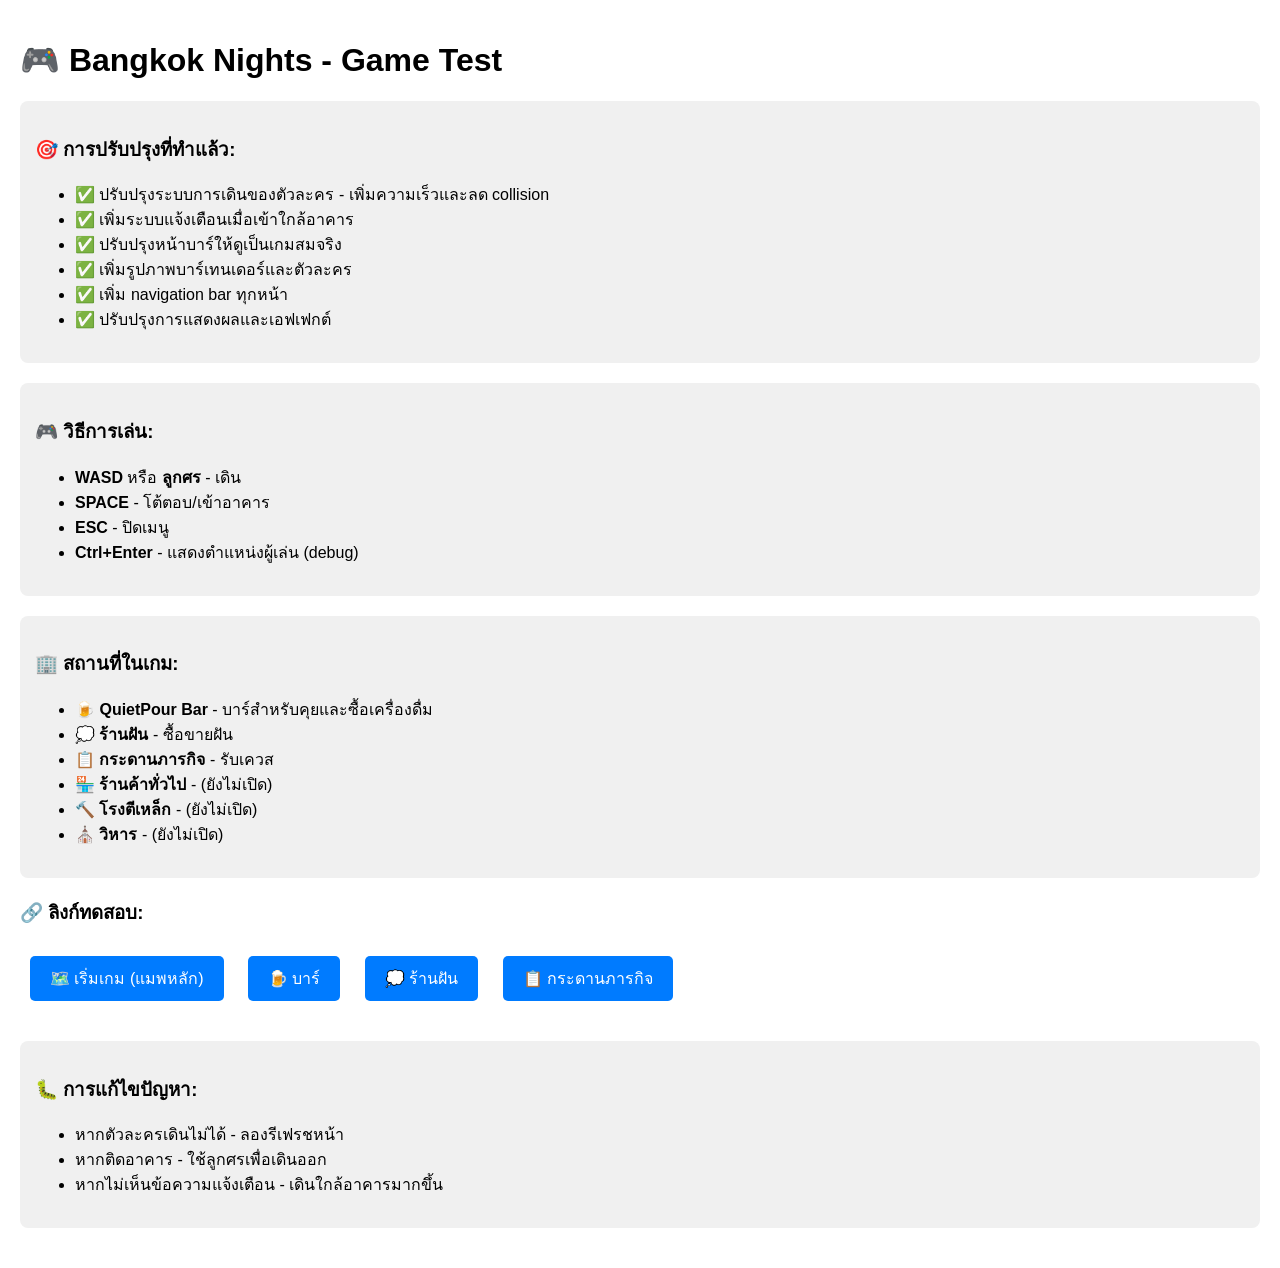
<file: test_game.html>
<!DOCTYPE html>
<html>
<head>
    <title>Bangkok Nights - Test</title>
    <style>
        body { margin: 0; padding: 20px; font-family: Arial, sans-serif; }
        .test-info { background: #f0f0f0; padding: 15px; border-radius: 8px; margin-bottom: 20px; }
        .test-link { display: inline-block; margin: 10px; padding: 10px 20px; background: #007bff; color: white; text-decoration: none; border-radius: 5px; }
        .test-link:hover { background: #0056b3; }
    </style>
</head>
<body>
    <h1>🎮 Bangkok Nights - Game Test</h1>
    
    <div class="test-info">
        <h3>🎯 การปรับปรุงที่ทำแล้ว:</h3>
        <ul>
            <li>✅ ปรับปรุงระบบการเดินของตัวละคร - เพิ่มความเร็วและลด collision</li>
            <li>✅ เพิ่มระบบแจ้งเตือนเมื่อเข้าใกล้อาคาร</li>
            <li>✅ ปรับปรุงหน้าบาร์ให้ดูเป็นเกมสมจริง</li>
            <li>✅ เพิ่มรูปภาพบาร์เทนเดอร์และตัวละคร</li>
            <li>✅ เพิ่ม navigation bar ทุกหน้า</li>
            <li>✅ ปรับปรุงการแสดงผลและเอฟเฟกต์</li>
        </ul>
    </div>

    <div class="test-info">
        <h3>🎮 วิธีการเล่น:</h3>
        <ul>
            <li><strong>WASD</strong> หรือ <strong>ลูกศร</strong> - เดิน</li>
            <li><strong>SPACE</strong> - โต้ตอบ/เข้าอาคาร</li>
            <li><strong>ESC</strong> - ปิดเมนู</li>
            <li><strong>Ctrl+Enter</strong> - แสดงตำแหน่งผู้เล่น (debug)</li>
        </ul>
    </div>

    <div class="test-info">
        <h3>🏢 สถานที่ในเกม:</h3>
        <ul>
            <li>🍺 <strong>QuietPour Bar</strong> - บาร์สำหรับคุยและซื้อเครื่องดื่ม</li>
            <li>💭 <strong>ร้านฝัน</strong> - ซื้อขายฝัน</li>
            <li>📋 <strong>กระดานภารกิจ</strong> - รับเควส</li>
            <li>🏪 <strong>ร้านค้าทั่วไป</strong> - (ยังไม่เปิด)</li>
            <li>🔨 <strong>โรงตีเหล็ก</strong> - (ยังไม่เปิด)</li>
            <li>⛪ <strong>วิหาร</strong> - (ยังไม่เปิด)</li>
        </ul>
    </div>

    <h3>🔗 ลิงก์ทดสอบ:</h3>
    <a href="/game/map/" class="test-link">🗺️ เริ่มเกม (แมพหลัก)</a>
    <a href="/game/bar/" class="test-link">🍺 บาร์</a>
    <a href="/game/dreams/" class="test-link">💭 ร้านฝัน</a>
    <a href="/game/quests/" class="test-link">📋 กระดานภารกิจ</a>

    <div class="test-info" style="margin-top: 30px;">
        <h3>🐛 การแก้ไขปัญหา:</h3>
        <ul>
            <li>หากตัวละครเดินไม่ได้ - ลองรีเฟรชหน้า</li>
            <li>หากติดอาคาร - ใช้ลูกศรเพื่อเดินออก</li>
            <li>หากไม่เห็นข้อความแจ้งเตือน - เดินใกล้อาคารมากขึ้น</li>
        </ul>
    </div>
</body>
</html>
</file>
